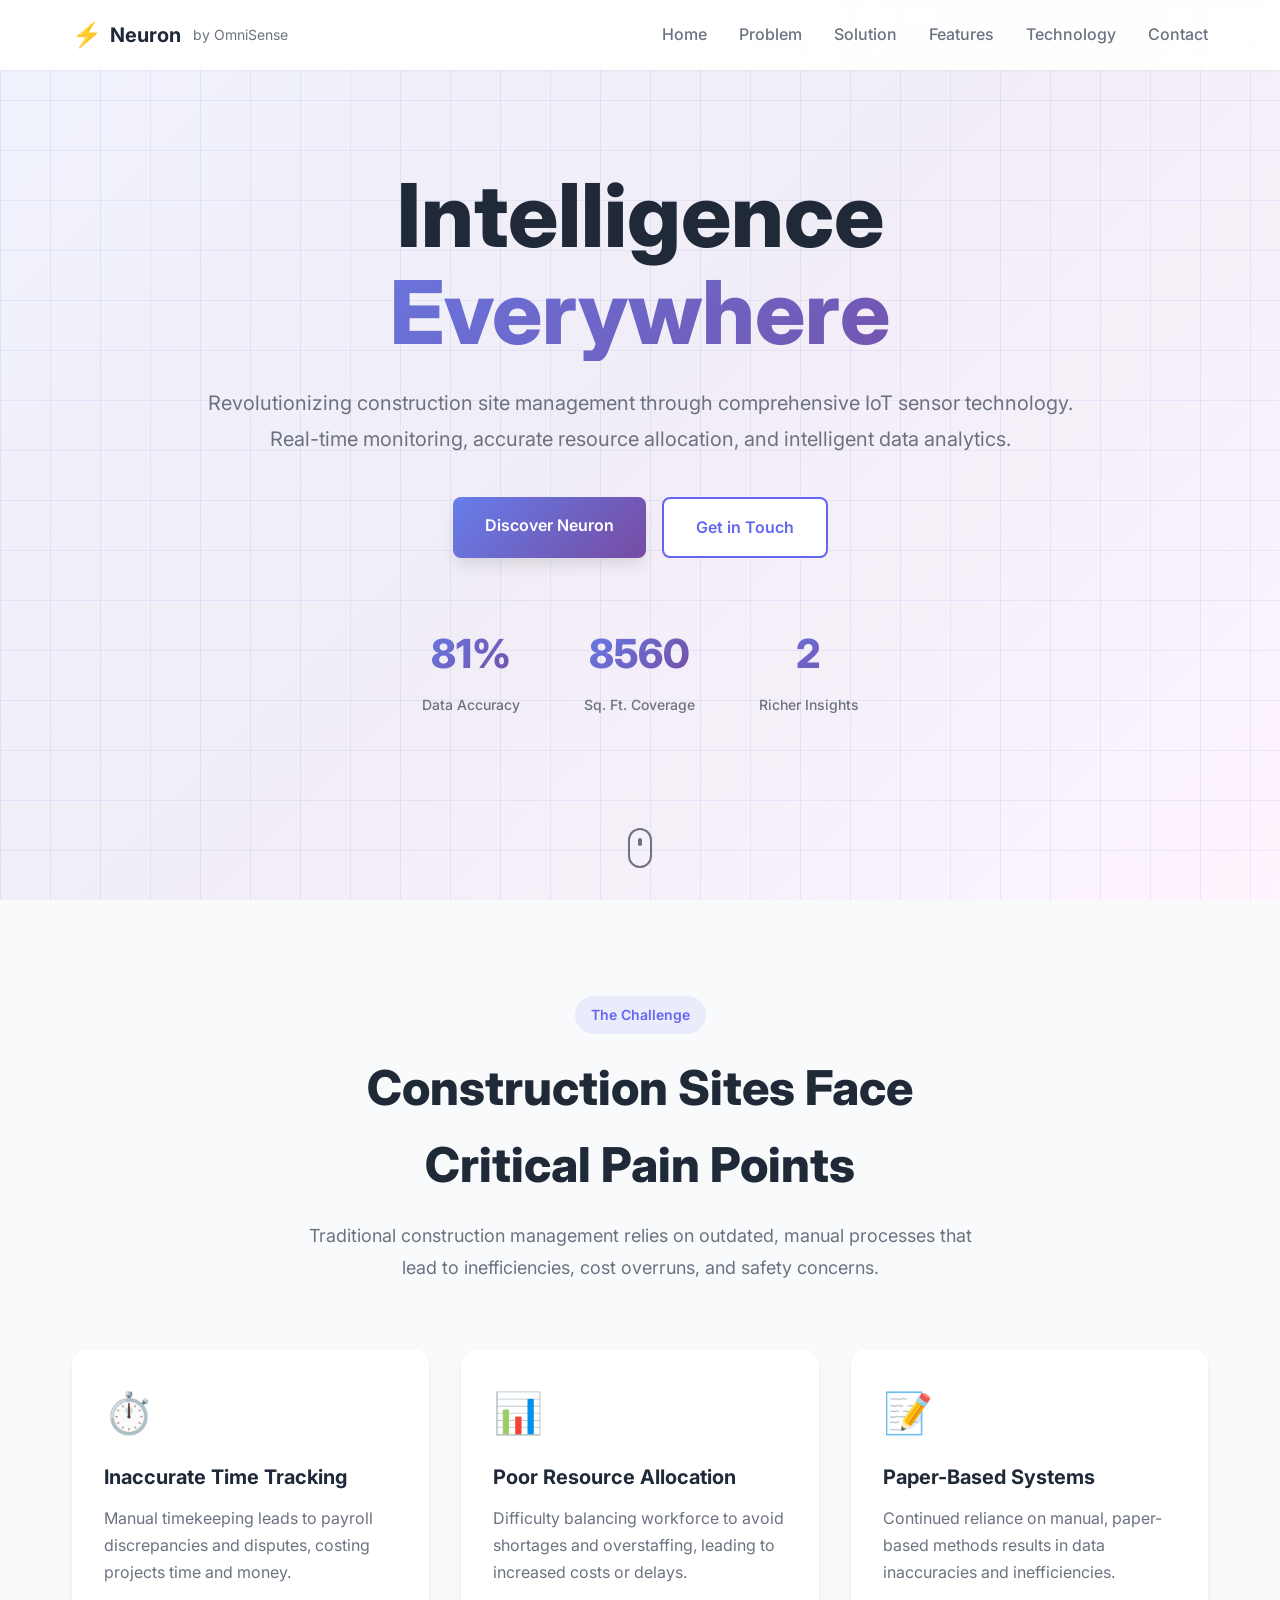
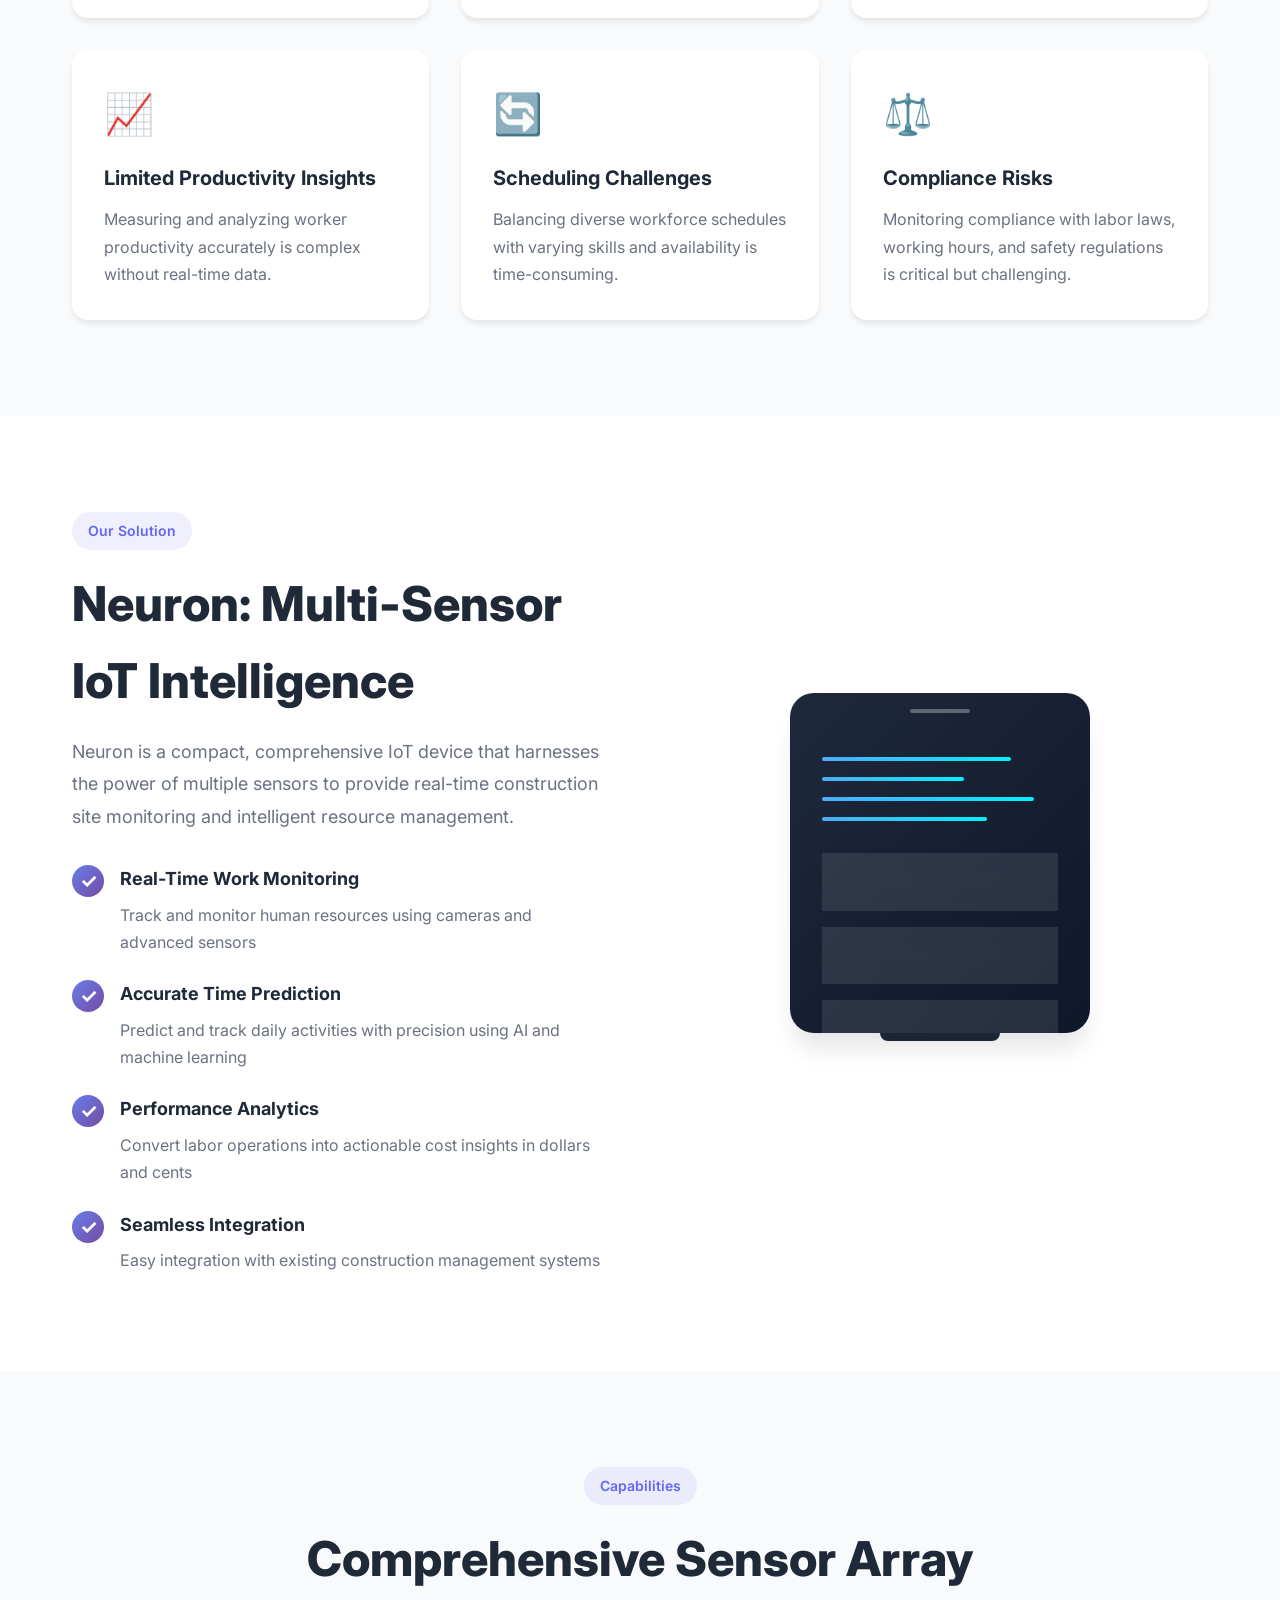
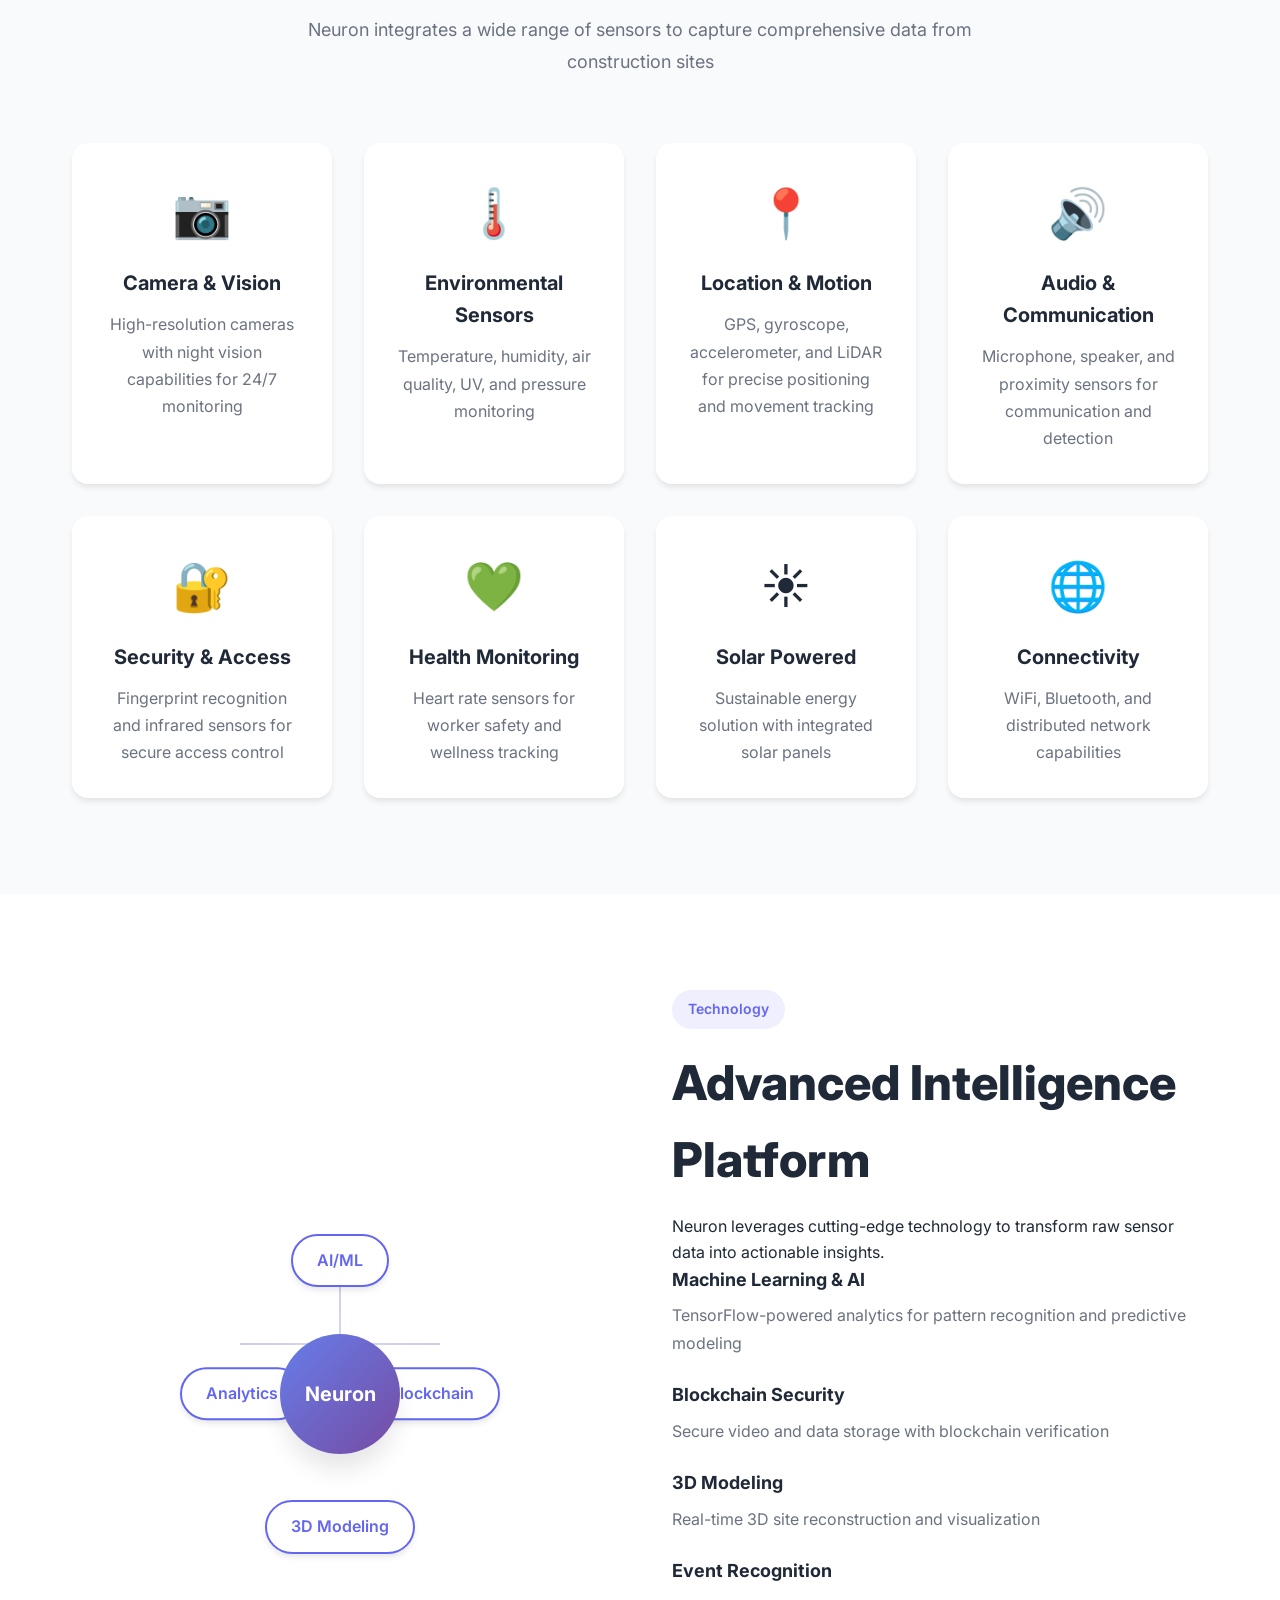
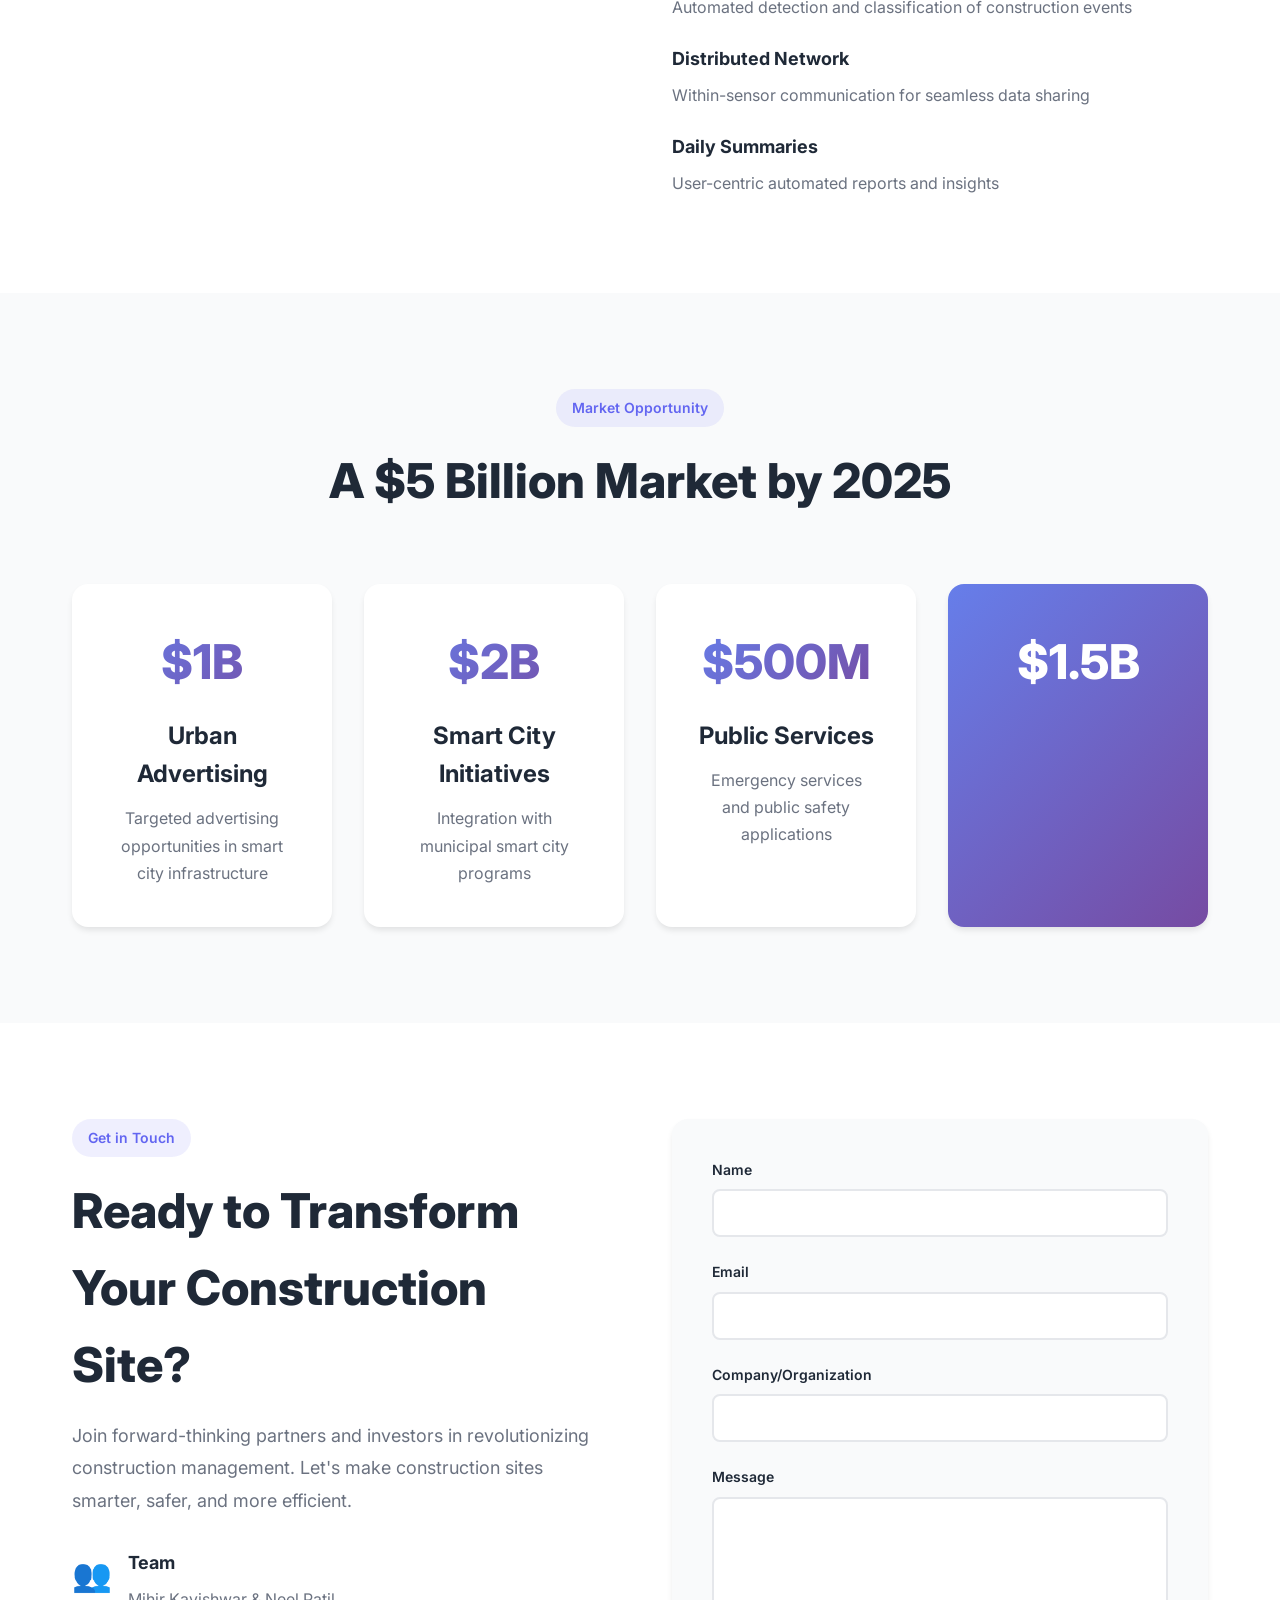
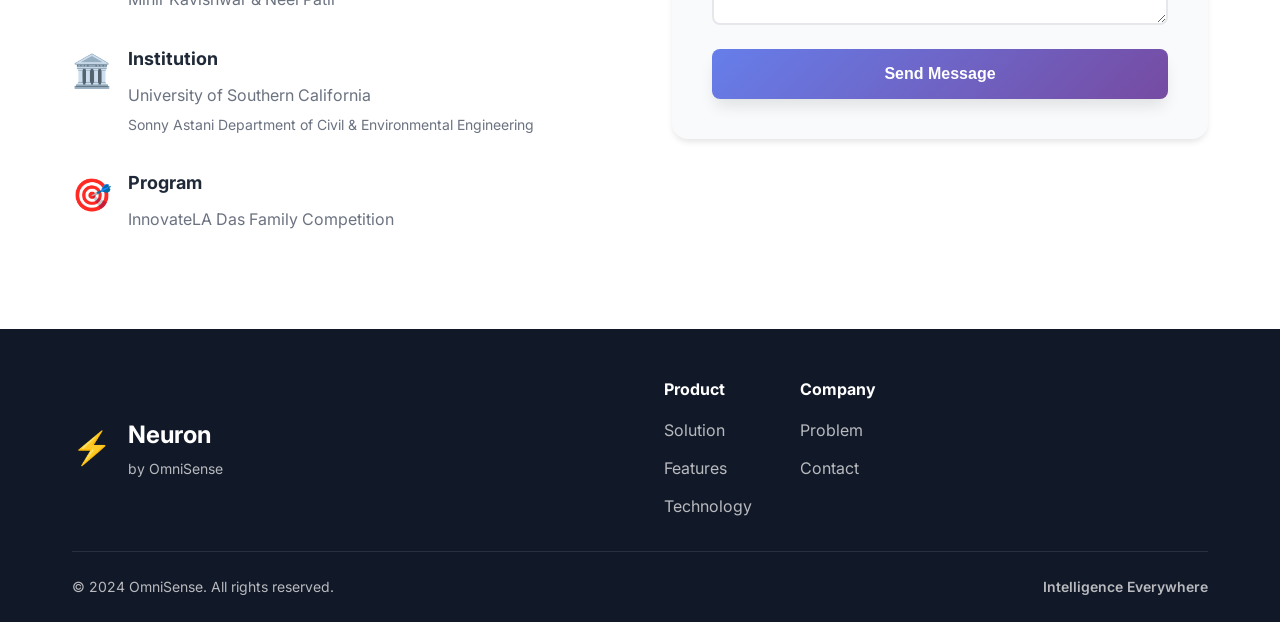
<file: index.html>
<!DOCTYPE html>
<html lang="en">
<head>
    <meta charset="UTF-8">
    <meta name="viewport" content="width=device-width, initial-scale=1.0">
    <title>Neuron by OmniSense | Intelligence Everywhere</title>
    <link rel="stylesheet" href="styles.css">
    <link rel="preconnect" href="https://fonts.googleapis.com">
    <link rel="preconnect" href="https://fonts.gstatic.com" crossorigin>
    <link href="https://fonts.googleapis.com/css2?family=Inter:wght@300;400;500;600;700;800&display=swap" rel="stylesheet">
</head>
<body>
    <!-- Navigation -->
    <nav class="navbar">
        <div class="container">
            <div class="nav-brand">
                <span class="brand-icon">⚡</span>
                <span class="brand-text">Neuron</span>
                <span class="brand-subtitle">by OmniSense</span>
            </div>
            <ul class="nav-menu">
                <li><a href="#home">Home</a></li>
                <li><a href="#problem">Problem</a></li>
                <li><a href="#solution">Solution</a></li>
                <li><a href="#features">Features</a></li>
                <li><a href="#technology">Technology</a></li>
                <li><a href="#contact">Contact</a></li>
            </ul>
            <button class="nav-toggle" aria-label="Toggle navigation">
                <span></span>
                <span></span>
                <span></span>
            </button>
        </div>
    </nav>

    <!-- Hero Section -->
    <section id="home" class="hero">
        <div class="hero-background">
            <div class="gradient-overlay"></div>
            <div class="animated-grid"></div>
        </div>
        <div class="container">
            <div class="hero-content">
                <h1 class="hero-title">
                    <span class="title-line">Intelligence</span>
                    <span class="title-line highlight">Everywhere</span>
                </h1>
                <p class="hero-subtitle">
                    Revolutionizing construction site management through comprehensive IoT sensor technology. 
                    Real-time monitoring, accurate resource allocation, and intelligent data analytics.
                </p>
                <div class="hero-cta">
                    <a href="#solution" class="btn btn-primary">Discover Neuron</a>
                    <a href="#contact" class="btn btn-secondary">Get in Touch</a>
                </div>
                <div class="hero-stats">
                    <div class="stat-item">
                        <div class="stat-number">95%</div>
                        <div class="stat-label">Data Accuracy</div>
                    </div>
                    <div class="stat-item">
                        <div class="stat-number">10,000</div>
                        <div class="stat-label">Sq. Ft. Coverage</div>
                    </div>
                    <div class="stat-item">
                        <div class="stat-number">3x</div>
                        <div class="stat-label">Richer Insights</div>
                    </div>
                </div>
            </div>
        </div>
        <div class="scroll-indicator">
            <div class="mouse"></div>
        </div>
    </section>

    <!-- Problem Section -->
    <section id="problem" class="problem-section">
        <div class="container">
            <div class="section-header">
                <span class="section-tag">The Challenge</span>
                <h2 class="section-title">Construction Sites Face Critical Pain Points</h2>
                <p class="section-description">
                    Traditional construction management relies on outdated, manual processes that lead to inefficiencies, 
                    cost overruns, and safety concerns.
                </p>
            </div>
            <div class="problem-grid">
                <div class="problem-card">
                    <div class="problem-icon">⏱️</div>
                    <h3>Inaccurate Time Tracking</h3>
                    <p>Manual timekeeping leads to payroll discrepancies and disputes, costing projects time and money.</p>
                </div>
                <div class="problem-card">
                    <div class="problem-icon">📊</div>
                    <h3>Poor Resource Allocation</h3>
                    <p>Difficulty balancing workforce to avoid shortages and overstaffing, leading to increased costs or delays.</p>
                </div>
                <div class="problem-card">
                    <div class="problem-icon">📝</div>
                    <h3>Paper-Based Systems</h3>
                    <p>Continued reliance on manual, paper-based methods results in data inaccuracies and inefficiencies.</p>
                </div>
                <div class="problem-card">
                    <div class="problem-icon">📈</div>
                    <h3>Limited Productivity Insights</h3>
                    <p>Measuring and analyzing worker productivity accurately is complex without real-time data.</p>
                </div>
                <div class="problem-card">
                    <div class="problem-icon">🔄</div>
                    <h3>Scheduling Challenges</h3>
                    <p>Balancing diverse workforce schedules with varying skills and availability is time-consuming.</p>
                </div>
                <div class="problem-card">
                    <div class="problem-icon">⚖️</div>
                    <h3>Compliance Risks</h3>
                    <p>Monitoring compliance with labor laws, working hours, and safety regulations is critical but challenging.</p>
                </div>
            </div>
        </div>
    </section>

    <!-- Solution Section -->
    <section id="solution" class="solution-section">
        <div class="container">
            <div class="solution-content">
                <div class="solution-text">
                    <span class="section-tag">Our Solution</span>
                    <h2 class="section-title">Neuron: Multi-Sensor IoT Intelligence</h2>
                    <p class="solution-description">
                        Neuron is a compact, comprehensive IoT device that harnesses the power of multiple sensors 
                        to provide real-time construction site monitoring and intelligent resource management.
                    </p>
                    <div class="solution-features-list">
                        <div class="feature-item">
                            <span class="check-icon">✓</span>
                            <div>
                                <h4>Real-Time Work Monitoring</h4>
                                <p>Track and monitor human resources using cameras and advanced sensors</p>
                            </div>
                        </div>
                        <div class="feature-item">
                            <span class="check-icon">✓</span>
                            <div>
                                <h4>Accurate Time Prediction</h4>
                                <p>Predict and track daily activities with precision using AI and machine learning</p>
                            </div>
                        </div>
                        <div class="feature-item">
                            <span class="check-icon">✓</span>
                            <div>
                                <h4>Performance Analytics</h4>
                                <p>Convert labor operations into actionable cost insights in dollars and cents</p>
                            </div>
                        </div>
                        <div class="feature-item">
                            <span class="check-icon">✓</span>
                            <div>
                                <h4>Seamless Integration</h4>
                                <p>Easy integration with existing construction management systems</p>
                            </div>
                        </div>
                    </div>
                </div>
                <div class="solution-visual">
                    <div class="device-mockup">
                        <div class="device-screen">
                            <div class="screen-content">
                                <div class="data-stream">
                                    <div class="data-point"></div>
                                    <div class="data-point"></div>
                                    <div class="data-point"></div>
                                    <div class="data-point"></div>
                                </div>
                                <div class="metrics-display">
                                    <div class="metric">Workers: 24</div>
                                    <div class="metric">Active: 18</div>
                                    <div class="metric">Efficiency: 87%</div>
                                </div>
                            </div>
                        </div>
                        <div class="device-base"></div>
                    </div>
                </div>
            </div>
        </div>
    </section>

    <!-- Features Section -->
    <section id="features" class="features-section">
        <div class="container">
            <div class="section-header">
                <span class="section-tag">Capabilities</span>
                <h2 class="section-title">Comprehensive Sensor Array</h2>
                <p class="section-description">
                    Neuron integrates a wide range of sensors to capture comprehensive data from construction sites
                </p>
            </div>
            <div class="features-grid">
                <div class="feature-card">
                    <div class="feature-icon">📷</div>
                    <h3>Camera & Vision</h3>
                    <p>High-resolution cameras with night vision capabilities for 24/7 monitoring</p>
                </div>
                <div class="feature-card">
                    <div class="feature-icon">🌡️</div>
                    <h3>Environmental Sensors</h3>
                    <p>Temperature, humidity, air quality, UV, and pressure monitoring</p>
                </div>
                <div class="feature-card">
                    <div class="feature-icon">📍</div>
                    <h3>Location & Motion</h3>
                    <p>GPS, gyroscope, accelerometer, and LiDAR for precise positioning and movement tracking</p>
                </div>
                <div class="feature-card">
                    <div class="feature-icon">🔊</div>
                    <h3>Audio & Communication</h3>
                    <p>Microphone, speaker, and proximity sensors for communication and detection</p>
                </div>
                <div class="feature-card">
                    <div class="feature-icon">🔐</div>
                    <h3>Security & Access</h3>
                    <p>Fingerprint recognition and infrared sensors for secure access control</p>
                </div>
                <div class="feature-card">
                    <div class="feature-icon">💚</div>
                    <h3>Health Monitoring</h3>
                    <p>Heart rate sensors for worker safety and wellness tracking</p>
                </div>
                <div class="feature-card">
                    <div class="feature-icon">☀️</div>
                    <h3>Solar Powered</h3>
                    <p>Sustainable energy solution with integrated solar panels</p>
                </div>
                <div class="feature-card">
                    <div class="feature-icon">🌐</div>
                    <h3>Connectivity</h3>
                    <p>WiFi, Bluetooth, and distributed network capabilities</p>
                </div>
            </div>
        </div>
    </section>

    <!-- Technology Section -->
    <section id="technology" class="technology-section">
        <div class="container">
            <div class="tech-content">
                <div class="tech-visual">
                    <div class="tech-diagram">
                        <div class="diagram-center">
                            <div class="center-node">Neuron</div>
                        </div>
                        <div class="diagram-connections">
                            <div class="connection-line"></div>
                            <div class="connection-line"></div>
                            <div class="connection-line"></div>
                            <div class="connection-line"></div>
                        </div>
                        <div class="diagram-nodes">
                            <div class="node">AI/ML</div>
                            <div class="node">Blockchain</div>
                            <div class="node">3D Modeling</div>
                            <div class="node">Analytics</div>
                        </div>
                    </div>
                </div>
                <div class="tech-text">
                    <span class="section-tag">Technology</span>
                    <h2 class="section-title">Advanced Intelligence Platform</h2>
                    <p class="tech-description">
                        Neuron leverages cutting-edge technology to transform raw sensor data into actionable insights.
                    </p>
                    <div class="tech-list">
                        <div class="tech-item">
                            <h4>Machine Learning & AI</h4>
                            <p>TensorFlow-powered analytics for pattern recognition and predictive modeling</p>
                        </div>
                        <div class="tech-item">
                            <h4>Blockchain Security</h4>
                            <p>Secure video and data storage with blockchain verification</p>
                        </div>
                        <div class="tech-item">
                            <h4>3D Modeling</h4>
                            <p>Real-time 3D site reconstruction and visualization</p>
                        </div>
                        <div class="tech-item">
                            <h4>Event Recognition</h4>
                            <p>Automated detection and classification of construction events</p>
                        </div>
                        <div class="tech-item">
                            <h4>Distributed Network</h4>
                            <p>Within-sensor communication for seamless data sharing</p>
                        </div>
                        <div class="tech-item">
                            <h4>Daily Summaries</h4>
                            <p>User-centric automated reports and insights</p>
                        </div>
                    </div>
                </div>
            </div>
        </div>
    </section>

    <!-- Market Section -->
    <section class="market-section">
        <div class="container">
            <div class="section-header">
                <span class="section-tag">Market Opportunity</span>
                <h2 class="section-title">A $5 Billion Market by 2025</h2>
            </div>
            <div class="market-grid">
                <div class="market-card">
                    <div class="market-value">$1B</div>
                    <h3>Urban Advertising</h3>
                    <p>Targeted advertising opportunities in smart city infrastructure</p>
                </div>
                <div class="market-card">
                    <div class="market-value">$2B</div>
                    <h3>Smart City Initiatives</h3>
                    <p>Integration with municipal smart city programs</p>
                </div>
                <div class="market-card">
                    <div class="market-value">$500M</div>
                    <h3>Public Services</h3>
                    <p>Emergency services and public safety applications</p>
                </div>
                <div class="market-card highlight">
                    <div class="market-value">$1.5B</div>
                    <h3>Construction Tech</h3>
                    <p>Direct construction industry technology solutions</p>
                </div>
            </div>
        </div>
    </section>

    <!-- Contact Section -->
    <section id="contact" class="contact-section">
        <div class="container">
            <div class="contact-content">
                <div class="contact-info">
                    <span class="section-tag">Get in Touch</span>
                    <h2 class="section-title">Ready to Transform Your Construction Site?</h2>
                    <p class="contact-description">
                        Join forward-thinking partners and investors in revolutionizing construction management. 
                        Let's make construction sites smarter, safer, and more efficient.
                    </p>
                    <div class="contact-details">
                        <div class="contact-item">
                            <div class="contact-icon">👥</div>
                            <div>
                                <h4>Team</h4>
                                <p>Mihir Kavishwar & Neel Patil</p>
                            </div>
                        </div>
                        <div class="contact-item">
                            <div class="contact-icon">🏛️</div>
                            <div>
                                <h4>Institution</h4>
                                <p>University of Southern California</p>
                                <p class="sub-text">Sonny Astani Department of Civil & Environmental Engineering</p>
                            </div>
                        </div>
                        <div class="contact-item">
                            <div class="contact-icon">🎯</div>
                            <div>
                                <h4>Program</h4>
                                <p>InnovateLA Das Family Competition</p>
                            </div>
                        </div>
                    </div>
                </div>
                <div class="contact-form-container">
                    <form class="contact-form" id="contactForm">
                        <div class="form-group">
                            <label for="name">Name</label>
                            <input type="text" id="name" name="name" required>
                        </div>
                        <div class="form-group">
                            <label for="email">Email</label>
                            <input type="email" id="email" name="email" required>
                        </div>
                        <div class="form-group">
                            <label for="company">Company/Organization</label>
                            <input type="text" id="company" name="company">
                        </div>
                        <div class="form-group">
                            <label for="message">Message</label>
                            <textarea id="message" name="message" rows="5" required></textarea>
                        </div>
                        <button type="submit" class="btn btn-primary btn-full">Send Message</button>
                    </form>
                </div>
            </div>
        </div>
    </section>

    <!-- Footer -->
    <footer class="footer">
        <div class="container">
            <div class="footer-content">
                <div class="footer-brand">
                    <div class="brand-icon">⚡</div>
                    <div>
                        <h3>Neuron</h3>
                        <p>by OmniSense</p>
                    </div>
                </div>
                <div class="footer-links">
                    <div class="footer-column">
                        <h4>Product</h4>
                        <ul>
                            <li><a href="#solution">Solution</a></li>
                            <li><a href="#features">Features</a></li>
                            <li><a href="#technology">Technology</a></li>
                        </ul>
                    </div>
                    <div class="footer-column">
                        <h4>Company</h4>
                        <ul>
                            <li><a href="#problem">Problem</a></li>
                            <li><a href="#contact">Contact</a></li>
                        </ul>
                    </div>
                </div>
            </div>
            <div class="footer-bottom">
                <p>&copy; 2024 OmniSense. All rights reserved.</p>
                <p class="footer-tagline">Intelligence Everywhere</p>
            </div>
        </div>
    </footer>

    <script src="script.js"></script>
</body>
</html>
</file>
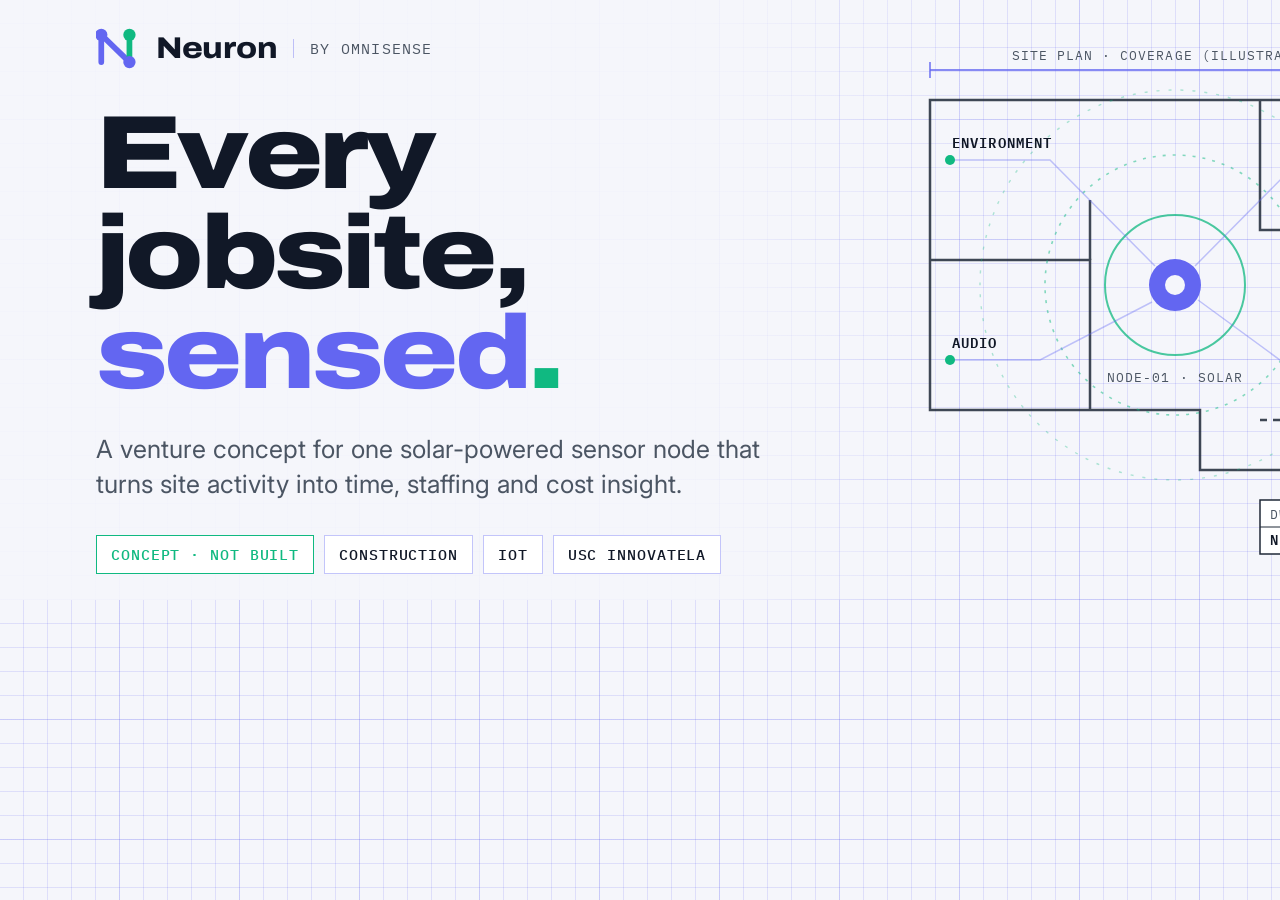
<file: .github/assets/source/banner.html>
<!doctype html>
<html><head><meta charset="utf-8">
<title>Neuron banner</title>
<link href="https://fonts.googleapis.com/css2?family=Archivo:wdth,wght@100..125,500..900&family=IBM+Plex+Mono:wght@400;500;600&family=Inter:wght@400;500&display=swap" rel="stylesheet">
<style>
/* Neuron identity: site blueprint. Brand colors from the live site's :root and the logo. */
:root{
  --paper:#f5f6fb; --ink:#111827; --muted:#4b5563; --line:rgba(99,102,241,.16); --line2:rgba(99,102,241,.38);
  --indigo:#6366f1; --indigo-d:#4f46e5; --emerald:#10b981; --chip:#ffffff; --plan:#1f2937;
}
@media (prefers-color-scheme: dark){:root{
  --paper:#0e1324; --ink:#f3f4f6; --muted:#a5adbd; --line:rgba(129,140,248,.13); --line2:rgba(129,140,248,.42);
  --indigo:#818cf8; --indigo-d:#a5b4fc; --emerald:#34d399; --chip:#151c33; --plan:#c7cdf5;
}}
*{margin:0;padding:0;box-sizing:border-box}
html,body{width:1600px;height:600px;overflow:hidden}
body{background:var(--paper);color:var(--ink);font-family:Inter,sans-serif;position:relative;
  background-image:linear-gradient(var(--line) 1px,transparent 1px),linear-gradient(90deg,var(--line) 1px,transparent 1px),
  linear-gradient(var(--line) 1px,transparent 1px),linear-gradient(90deg,var(--line) 1px,transparent 1px);
  background-size:120px 120px,120px 120px,24px 24px,24px 24px;background-position:-1px -1px;}
body::after{content:"";position:absolute;inset:0;background:linear-gradient(90deg,var(--paper) 0%,var(--paper) 44%,transparent 62%);opacity:.92}
.left{position:absolute;left:96px;top:0;bottom:0;width:780px;display:flex;flex-direction:column;justify-content:center;z-index:2}
.brand{display:flex;align-items:center;gap:16px;margin-bottom:34px}
.brand b{font-family:Archivo;font-weight:800;font-stretch:112%;font-size:30px;letter-spacing:-.01em}
.brand span{font-family:'IBM Plex Mono';font-size:15px;color:var(--muted);letter-spacing:.08em;text-transform:uppercase;border-left:1.5px solid var(--line2);padding-left:16px}
h1{font-family:Archivo;font-weight:850;font-stretch:118%;font-size:104px;line-height:.96;letter-spacing:-.035em}
h1 em{font-style:normal;color:var(--indigo)}
h1 em i{font-style:normal;color:var(--emerald)}
p{margin-top:28px;font-size:25px;line-height:1.42;color:var(--muted);max-width:690px}
.tags{display:flex;gap:10px;margin-top:32px}
.tags span{font-family:'IBM Plex Mono';font-size:15px;font-weight:500;letter-spacing:.06em;text-transform:uppercase;padding:9px 14px;border:1.5px solid var(--line2);background:var(--chip);color:var(--ink)}
.tags span:first-child{border-color:var(--emerald);color:var(--emerald)}
svg.plan{position:absolute;right:40px;top:30px;width:720px;height:540px;z-index:1}
.plan text{font-family:'IBM Plex Mono';font-size:13px;letter-spacing:.08em;fill:var(--muted)}
.plan .lbl{font-size:14px;font-weight:600;fill:var(--ink)}
</style></head>
<body>
<div class="left">
  <div class="brand">
    <svg width="44" height="44" viewBox="0 0 100 100" aria-hidden="true">
      <path d="M12 82V20L76 82" fill="none" stroke="var(--indigo)" stroke-width="13" stroke-linecap="round" stroke-linejoin="round"/>
      <path d="M76 20V70" stroke="var(--emerald)" stroke-width="13" stroke-linecap="round"/>
      <circle cx="12" cy="20" r="14" fill="var(--indigo)"/><circle cx="76" cy="20" r="14" fill="var(--emerald)"/><circle cx="76" cy="82" r="14" fill="var(--indigo)"/>
    </svg>
    <b>Neuron</b><span>by OmniSense</span>
  </div>
  <h1>Every jobsite,<br><em>sensed<i>.</i></em></h1>
  <p>A venture concept for one solar-powered sensor node that turns site activity into time, staffing and cost insight.</p>
  <div class="tags"><span>Concept · not built</span><span>Construction</span><span>IoT</span><span>USC InnovateLA</span></div>
</div>

<svg class="plan" viewBox="0 0 720 540" aria-hidden="true">
  <!-- site plan outline -->
  <g fill="none" stroke="var(--plan)" stroke-width="2.5" opacity=".85">
    <path d="M90 70H640V440H360V380H90Z"/>
    <path d="M90 230H250V380" /><path d="M420 70V200H640"/><path d="M250 230V170" />
    <path d="M420 390H520V440" stroke-dasharray="7 6"/>
  </g>
  <!-- dimension lines -->
  <g stroke="var(--indigo)" stroke-width="1.4" fill="var(--indigo)">
    <path d="M90 40H640"/><path d="M90 32V48M640 32V48"/>
    <path d="M672 70V440"/><path d="M664 70H680M664 440H680"/>
  </g>
  <text x="330" y="30" text-anchor="middle">SITE PLAN · COVERAGE (ILLUSTRATIVE)</text>
  <!-- coverage rings -->
  <g fill="none" stroke="var(--emerald)">
    <circle cx="335" cy="255" r="70" stroke-width="2" opacity=".75"/>
    <circle cx="335" cy="255" r="130" stroke-width="1.6" opacity=".5" stroke-dasharray="3 7"/>
    <circle cx="335" cy="255" r="195" stroke-width="1.4" opacity=".32" stroke-dasharray="3 9"/>
  </g>
  <!-- node -->
  <circle cx="335" cy="255" r="26" fill="var(--indigo)"/>
  <circle cx="335" cy="255" r="10" fill="var(--paper)"/>
  <!-- callouts -->
  <g stroke="var(--line2)" stroke-width="1.5" fill="none">
    <path d="M355 236L450 140H560"/><path d="M315 236L210 130H110"/>
    <path d="M358 270L470 352H590"/><path d="M312 272L200 330H110"/>
  </g>
  <g fill="var(--emerald)"><circle cx="560" cy="140" r="5"/><circle cx="110" cy="130" r="5"/><circle cx="590" cy="352" r="5"/><circle cx="110" cy="330" r="5"/></g>
  <text class="lbl" x="462" y="128">CAMERA · VISION</text>
  <text class="lbl" x="112" y="118">ENVIRONMENT</text>
  <text class="lbl" x="478" y="340">MOTION · ACCESS</text>
  <text class="lbl" x="112" y="318">AUDIO</text>
  <text x="335" y="352" text-anchor="middle">NODE-01 · SOLAR</text>
  <!-- title block -->
  <g transform="translate(420 470)">
    <rect width="250" height="54" fill="var(--chip)" stroke="var(--plan)" stroke-width="1.5"/>
    <path d="M0 27H250M120 0V54" stroke="var(--plan)" stroke-width="1"/>
    <text x="10" y="19">DWG</text><text class="lbl" x="10" y="45">NEURON-01</text>
    <text x="130" y="19">STATUS</text><text class="lbl" x="130" y="45" style="fill:var(--emerald)">CONCEPT</text>
  </g>
</svg>
</body></html>
</file>
<file: styles.css>
/* Reset and Base Styles */
* {
    margin: 0;
    padding: 0;
    box-sizing: border-box;
}

:root {
    --primary-color: #6366f1;
    --primary-dark: #4f46e5;
    --primary-light: #818cf8;
    --secondary-color: #10b981;
    --text-primary: #1f2937;
    --text-secondary: #6b7280;
    --text-light: #9ca3af;
    --bg-primary: #ffffff;
    --bg-secondary: #f9fafb;
    --bg-dark: #111827;
    --border-color: #e5e7eb;
    --gradient-1: linear-gradient(135deg, #667eea 0%, #764ba2 100%);
    --gradient-2: linear-gradient(135deg, #f093fb 0%, #f5576c 100%);
    --gradient-3: linear-gradient(135deg, #4facfe 0%, #00f2fe 100%);
    --shadow-sm: 0 1px 2px 0 rgba(0, 0, 0, 0.05);
    --shadow-md: 0 4px 6px -1px rgba(0, 0, 0, 0.1);
    --shadow-lg: 0 10px 15px -3px rgba(0, 0, 0, 0.1);
    --shadow-xl: 0 20px 25px -5px rgba(0, 0, 0, 0.1);
}

html {
    scroll-behavior: smooth;
}

body {
    font-family: 'Inter', -apple-system, BlinkMacSystemFont, 'Segoe UI', Roboto, sans-serif;
    color: var(--text-primary);
    line-height: 1.6;
    overflow-x: hidden;
}

.container {
    max-width: 1200px;
    margin: 0 auto;
    padding: 0 2rem;
}

/* Navigation */
.navbar {
    position: fixed;
    top: 0;
    left: 0;
    right: 0;
    background: rgba(255, 255, 255, 0.95);
    backdrop-filter: blur(10px);
    box-shadow: var(--shadow-sm);
    z-index: 1000;
    transition: all 0.3s ease;
}

.navbar .container {
    display: flex;
    justify-content: space-between;
    align-items: center;
    padding: 1rem 2rem;
}

.nav-brand {
    display: flex;
    align-items: center;
    gap: 0.5rem;
    font-weight: 700;
    font-size: 1.25rem;
    color: var(--text-primary);
}

.brand-icon {
    font-size: 1.5rem;
}

.brand-subtitle {
    font-size: 0.875rem;
    font-weight: 400;
    color: var(--text-secondary);
    margin-left: 0.25rem;
}

.nav-menu {
    display: flex;
    list-style: none;
    gap: 2rem;
    align-items: center;
}

.nav-menu a {
    text-decoration: none;
    color: var(--text-secondary);
    font-weight: 500;
    transition: color 0.3s ease;
    position: relative;
}

.nav-menu a::after {
    content: '';
    position: absolute;
    bottom: -4px;
    left: 0;
    width: 0;
    height: 2px;
    background: var(--primary-color);
    transition: width 0.3s ease;
}

.nav-menu a:hover {
    color: var(--primary-color);
}

.nav-menu a:hover::after {
    width: 100%;
}

.nav-toggle {
    display: none;
    flex-direction: column;
    gap: 4px;
    background: none;
    border: none;
    cursor: pointer;
    padding: 0.5rem;
}

.nav-toggle span {
    width: 24px;
    height: 2px;
    background: var(--text-primary);
    transition: all 0.3s ease;
}

/* Hero Section */
.hero {
    position: relative;
    min-height: 100vh;
    display: flex;
    align-items: center;
    justify-content: center;
    overflow: hidden;
    padding-top: 80px;
}

.hero-background {
    position: absolute;
    top: 0;
    left: 0;
    right: 0;
    bottom: 0;
    z-index: -1;
}

.gradient-overlay {
    position: absolute;
    top: 0;
    left: 0;
    right: 0;
    bottom: 0;
    background: linear-gradient(135deg, #667eea 0%, #764ba2 50%, #f093fb 100%);
    opacity: 0.1;
}

.animated-grid {
    position: absolute;
    top: 0;
    left: 0;
    right: 0;
    bottom: 0;
    background-image: 
        linear-gradient(rgba(99, 102, 241, 0.1) 1px, transparent 1px),
        linear-gradient(90deg, rgba(99, 102, 241, 0.1) 1px, transparent 1px);
    background-size: 50px 50px;
    animation: gridMove 20s linear infinite;
}

@keyframes gridMove {
    0% { transform: translate(0, 0); }
    100% { transform: translate(50px, 50px); }
}

.hero-content {
    text-align: center;
    max-width: 900px;
    margin: 0 auto;
    z-index: 1;
}

.hero-title {
    font-size: clamp(3rem, 8vw, 5.5rem);
    font-weight: 800;
    line-height: 1.1;
    margin-bottom: 1.5rem;
    color: var(--text-primary);
}

.title-line {
    display: block;
    animation: fadeInUp 0.8s ease forwards;
    opacity: 0;
}

.title-line:nth-child(2) {
    animation-delay: 0.2s;
}

.highlight {
    background: var(--gradient-1);
    -webkit-background-clip: text;
    -webkit-text-fill-color: transparent;
    background-clip: text;
}

@keyframes fadeInUp {
    from {
        opacity: 0;
        transform: translateY(30px);
    }
    to {
        opacity: 1;
        transform: translateY(0);
    }
}

.hero-subtitle {
    font-size: 1.25rem;
    color: var(--text-secondary);
    margin-bottom: 2.5rem;
    line-height: 1.8;
    animation: fadeInUp 0.8s ease 0.4s forwards;
    opacity: 0;
}

.hero-cta {
    display: flex;
    gap: 1rem;
    justify-content: center;
    margin-bottom: 4rem;
    flex-wrap: wrap;
    animation: fadeInUp 0.8s ease 0.6s forwards;
    opacity: 0;
}

.btn {
    padding: 1rem 2rem;
    border-radius: 0.5rem;
    font-weight: 600;
    text-decoration: none;
    transition: all 0.3s ease;
    display: inline-block;
    border: none;
    cursor: pointer;
    font-size: 1rem;
}

.btn-primary {
    background: var(--gradient-1);
    color: white;
    box-shadow: var(--shadow-lg);
}

.btn-primary:hover {
    transform: translateY(-2px);
    box-shadow: var(--shadow-xl);
}

.btn-secondary {
    background: white;
    color: var(--primary-color);
    border: 2px solid var(--primary-color);
}

.btn-secondary:hover {
    background: var(--primary-color);
    color: white;
    transform: translateY(-2px);
}

.btn-full {
    width: 100%;
}

.hero-stats {
    display: flex;
    justify-content: center;
    gap: 4rem;
    flex-wrap: wrap;
    animation: fadeInUp 0.8s ease 0.8s forwards;
    opacity: 0;
}

.stat-item {
    text-align: center;
}

.stat-number {
    font-size: 2.5rem;
    font-weight: 800;
    background: var(--gradient-1);
    -webkit-background-clip: text;
    -webkit-text-fill-color: transparent;
    background-clip: text;
    margin-bottom: 0.5rem;
}

.stat-label {
    color: var(--text-secondary);
    font-size: 0.875rem;
    font-weight: 500;
}

.scroll-indicator {
    position: absolute;
    bottom: 2rem;
    left: 50%;
    transform: translateX(-50%);
    animation: bounce 2s infinite;
}

.mouse {
    width: 24px;
    height: 40px;
    border: 2px solid var(--text-secondary);
    border-radius: 12px;
    position: relative;
}

.mouse::before {
    content: '';
    position: absolute;
    top: 8px;
    left: 50%;
    transform: translateX(-50%);
    width: 4px;
    height: 8px;
    background: var(--text-secondary);
    border-radius: 2px;
    animation: scroll 2s infinite;
}

@keyframes bounce {
    0%, 100% { transform: translateX(-50%) translateY(0); }
    50% { transform: translateX(-50%) translateY(10px); }
}

@keyframes scroll {
    0% { opacity: 1; transform: translateX(-50%) translateY(0); }
    100% { opacity: 0; transform: translateX(-50%) translateY(16px); }
}

/* Section Styles */
section {
    padding: 6rem 0;
}

.section-header {
    text-align: center;
    max-width: 700px;
    margin: 0 auto 4rem;
}

.section-tag {
    display: inline-block;
    padding: 0.5rem 1rem;
    background: rgba(99, 102, 241, 0.1);
    color: var(--primary-color);
    border-radius: 2rem;
    font-size: 0.875rem;
    font-weight: 600;
    margin-bottom: 1rem;
}

.section-title {
    font-size: clamp(2rem, 5vw, 3rem);
    font-weight: 800;
    margin-bottom: 1rem;
    color: var(--text-primary);
}

.section-description {
    font-size: 1.125rem;
    color: var(--text-secondary);
    line-height: 1.8;
}

/* Problem Section */
.problem-section {
    background: var(--bg-secondary);
}

.problem-grid {
    display: grid;
    grid-template-columns: repeat(auto-fit, minmax(300px, 1fr));
    gap: 2rem;
}

.problem-card {
    background: white;
    padding: 2rem;
    border-radius: 1rem;
    box-shadow: var(--shadow-md);
    transition: all 0.3s ease;
}

.problem-card:hover {
    transform: translateY(-5px);
    box-shadow: var(--shadow-xl);
}

.problem-icon {
    font-size: 2.5rem;
    margin-bottom: 1rem;
}

.problem-card h3 {
    font-size: 1.25rem;
    font-weight: 700;
    margin-bottom: 0.75rem;
    color: var(--text-primary);
}

.problem-card p {
    color: var(--text-secondary);
    line-height: 1.7;
}

/* Solution Section */
.solution-section {
    background: white;
}

.solution-content {
    display: grid;
    grid-template-columns: 1fr 1fr;
    gap: 4rem;
    align-items: center;
}

.solution-text {
    text-align: left;
}

.solution-description {
    font-size: 1.125rem;
    color: var(--text-secondary);
    margin-bottom: 2rem;
    line-height: 1.8;
}

.solution-features-list {
    display: flex;
    flex-direction: column;
    gap: 1.5rem;
}

.feature-item {
    display: flex;
    gap: 1rem;
    align-items: flex-start;
}

.check-icon {
    flex-shrink: 0;
    width: 32px;
    height: 32px;
    background: var(--gradient-1);
    color: white;
    border-radius: 50%;
    display: flex;
    align-items: center;
    justify-content: center;
    font-weight: 700;
    font-size: 1.25rem;
}

.feature-item h4 {
    font-size: 1.125rem;
    font-weight: 700;
    margin-bottom: 0.5rem;
    color: var(--text-primary);
}

.feature-item p {
    color: var(--text-secondary);
    line-height: 1.7;
}

.solution-visual {
    display: flex;
    justify-content: center;
    align-items: center;
}

.device-mockup {
    position: relative;
    width: 300px;
    height: 400px;
}

.device-screen {
    width: 100%;
    height: 85%;
    background: linear-gradient(135deg, #1e293b 0%, #0f172a 100%);
    border-radius: 1.5rem;
    padding: 2rem;
    box-shadow: var(--shadow-xl);
    position: relative;
    overflow: hidden;
}

.device-screen::before {
    content: '';
    position: absolute;
    top: 1rem;
    left: 50%;
    transform: translateX(-50%);
    width: 60px;
    height: 4px;
    background: rgba(255, 255, 255, 0.3);
    border-radius: 2px;
}

.screen-content {
    margin-top: 2rem;
}

.data-stream {
    display: flex;
    flex-direction: column;
    gap: 1rem;
    margin-bottom: 2rem;
}

.data-point {
    height: 4px;
    background: var(--gradient-3);
    border-radius: 2px;
    animation: pulse 2s ease-in-out infinite;
}

.data-point:nth-child(1) { width: 80%; animation-delay: 0s; }
.data-point:nth-child(2) { width: 60%; animation-delay: 0.3s; }
.data-point:nth-child(3) { width: 90%; animation-delay: 0.6s; }
.data-point:nth-child(4) { width: 70%; animation-delay: 0.9s; }

@keyframes pulse {
    0%, 100% { opacity: 0.6; }
    50% { opacity: 1; }
}

.metrics-display {
    display: flex;
    flex-direction: column;
    gap: 1rem;
}

.metric {
    padding: 1rem;
    background: rgba(255, 255, 255, 0.1);
    border-radius: 0.5rem;
    color: white;
    font-weight: 600;
    backdrop-filter: blur(10px);
}

.device-base {
    width: 120px;
    height: 8px;
    background: #1e293b;
    border-radius: 0 0 0.5rem 0.5rem;
    margin: 0 auto;
}

/* Features Section */
.features-section {
    background: var(--bg-secondary);
}

.features-grid {
    display: grid;
    grid-template-columns: repeat(auto-fit, minmax(250px, 1fr));
    gap: 2rem;
}

.feature-card {
    background: white;
    padding: 2rem;
    border-radius: 1rem;
    text-align: center;
    box-shadow: var(--shadow-md);
    transition: all 0.3s ease;
}

.feature-card:hover {
    transform: translateY(-5px);
    box-shadow: var(--shadow-xl);
}

.feature-icon {
    font-size: 3rem;
    margin-bottom: 1rem;
}

.feature-card h3 {
    font-size: 1.25rem;
    font-weight: 700;
    margin-bottom: 0.75rem;
    color: var(--text-primary);
}

.feature-card p {
    color: var(--text-secondary);
    line-height: 1.7;
}

/* Technology Section */
.technology-section {
    background: white;
}

.tech-content {
    display: grid;
    grid-template-columns: 1fr 1fr;
    gap: 4rem;
    align-items: center;
}

.tech-visual {
    display: flex;
    justify-content: center;
    align-items: center;
}

.tech-diagram {
    position: relative;
    width: 400px;
    height: 400px;
}

.diagram-center {
    position: absolute;
    top: 50%;
    left: 50%;
    transform: translate(-50%, -50%);
    width: 120px;
    height: 120px;
    background: var(--gradient-1);
    border-radius: 50%;
    display: flex;
    align-items: center;
    justify-content: center;
    color: white;
    font-weight: 700;
    font-size: 1.25rem;
    box-shadow: var(--shadow-xl);
    z-index: 2;
}

.center-node {
    animation: pulse 2s ease-in-out infinite;
}

.diagram-connections {
    position: absolute;
    top: 0;
    left: 0;
    right: 0;
    bottom: 0;
}

.connection-line {
    position: absolute;
    width: 2px;
    height: 100px;
    background: var(--gradient-1);
    top: 50%;
    left: 50%;
    transform-origin: top center;
    opacity: 0.3;
}

.connection-line:nth-child(1) {
    transform: translate(-50%, -50%) rotate(0deg);
}

.connection-line:nth-child(2) {
    transform: translate(-50%, -50%) rotate(90deg);
}

.connection-line:nth-child(3) {
    transform: translate(-50%, -50%) rotate(180deg);
}

.connection-line:nth-child(4) {
    transform: translate(-50%, -50%) rotate(270deg);
}

.diagram-nodes {
    position: absolute;
    top: 0;
    left: 0;
    right: 0;
    bottom: 0;
}

.node {
    position: absolute;
    padding: 0.75rem 1.5rem;
    background: white;
    border: 2px solid var(--primary-color);
    border-radius: 2rem;
    font-weight: 600;
    color: var(--primary-color);
    box-shadow: var(--shadow-md);
}

.node:nth-child(1) {
    top: 10%;
    left: 50%;
    transform: translateX(-50%);
}

.node:nth-child(2) {
    right: 10%;
    top: 50%;
    transform: translateY(-50%);
}

.node:nth-child(3) {
    bottom: 10%;
    left: 50%;
    transform: translateX(-50%);
}

.node:nth-child(4) {
    left: 10%;
    top: 50%;
    transform: translateY(-50%);
}

.tech-list {
    display: flex;
    flex-direction: column;
    gap: 1.5rem;
}

.tech-item h4 {
    font-size: 1.125rem;
    font-weight: 700;
    margin-bottom: 0.5rem;
    color: var(--text-primary);
}

.tech-item p {
    color: var(--text-secondary);
    line-height: 1.7;
}

/* Market Section */
.market-section {
    background: var(--bg-secondary);
}

.market-grid {
    display: grid;
    grid-template-columns: repeat(auto-fit, minmax(250px, 1fr));
    gap: 2rem;
}

.market-card {
    background: white;
    padding: 2.5rem;
    border-radius: 1rem;
    text-align: center;
    box-shadow: var(--shadow-md);
    transition: all 0.3s ease;
}

.market-card:hover {
    transform: translateY(-5px);
    box-shadow: var(--shadow-xl);
}

.market-card.highlight {
    background: var(--gradient-1);
    color: white;
}

.market-card.highlight h3,
.market-card.highlight p {
    color: white;
}

.market-value {
    font-size: 3rem;
    font-weight: 800;
    margin-bottom: 1rem;
    background: var(--gradient-1);
    -webkit-background-clip: text;
    -webkit-text-fill-color: transparent;
    background-clip: text;
}

.market-card.highlight .market-value {
    color: white;
    -webkit-text-fill-color: white;
}

.market-card h3 {
    font-size: 1.5rem;
    font-weight: 700;
    margin-bottom: 0.75rem;
    color: var(--text-primary);
}

.market-card p {
    color: var(--text-secondary);
    line-height: 1.7;
}

/* Contact Section */
.contact-section {
    background: white;
}

.contact-content {
    display: grid;
    grid-template-columns: 1fr 1fr;
    gap: 4rem;
    align-items: start;
}

.contact-description {
    font-size: 1.125rem;
    color: var(--text-secondary);
    margin-bottom: 2rem;
    line-height: 1.8;
}

.contact-details {
    display: flex;
    flex-direction: column;
    gap: 2rem;
}

.contact-item {
    display: flex;
    gap: 1rem;
    align-items: flex-start;
}

.contact-icon {
    font-size: 2rem;
    flex-shrink: 0;
}

.contact-item h4 {
    font-size: 1.125rem;
    font-weight: 700;
    margin-bottom: 0.5rem;
    color: var(--text-primary);
}

.contact-item p {
    color: var(--text-secondary);
    line-height: 1.7;
}

.sub-text {
    font-size: 0.875rem;
    color: var(--text-light);
    margin-top: 0.25rem;
}

.contact-form-container {
    background: var(--bg-secondary);
    padding: 2.5rem;
    border-radius: 1rem;
    box-shadow: var(--shadow-md);
}

.contact-form {
    display: flex;
    flex-direction: column;
    gap: 1.5rem;
}

.form-group {
    display: flex;
    flex-direction: column;
    gap: 0.5rem;
}

.form-group label {
    font-weight: 600;
    color: var(--text-primary);
    font-size: 0.875rem;
}

.form-group input,
.form-group textarea {
    padding: 0.75rem 1rem;
    border: 2px solid var(--border-color);
    border-radius: 0.5rem;
    font-family: inherit;
    font-size: 1rem;
    transition: all 0.3s ease;
    background: white;
}

.form-group input:focus,
.form-group textarea:focus {
    outline: none;
    border-color: var(--primary-color);
    box-shadow: 0 0 0 3px rgba(99, 102, 241, 0.1);
}

.form-group textarea {
    resize: vertical;
}

/* Footer */
.footer {
    background: var(--bg-dark);
    color: white;
    padding: 3rem 0 1.5rem;
}

.footer-content {
    display: grid;
    grid-template-columns: 1fr 1fr;
    gap: 3rem;
    margin-bottom: 2rem;
}

.footer-brand {
    display: flex;
    gap: 1rem;
    align-items: center;
}

.footer-brand .brand-icon {
    font-size: 2rem;
}

.footer-brand h3 {
    font-size: 1.5rem;
    font-weight: 700;
    margin-bottom: 0.25rem;
}

.footer-brand p {
    color: rgba(255, 255, 255, 0.7);
    font-size: 0.875rem;
}

.footer-links {
    display: flex;
    gap: 3rem;
}

.footer-column h4 {
    font-size: 1rem;
    font-weight: 700;
    margin-bottom: 1rem;
}

.footer-column ul {
    list-style: none;
    display: flex;
    flex-direction: column;
    gap: 0.75rem;
}

.footer-column a {
    color: rgba(255, 255, 255, 0.7);
    text-decoration: none;
    transition: color 0.3s ease;
}

.footer-column a:hover {
    color: white;
}

.footer-bottom {
    border-top: 1px solid rgba(255, 255, 255, 0.1);
    padding-top: 1.5rem;
    display: flex;
    justify-content: space-between;
    align-items: center;
    flex-wrap: wrap;
    gap: 1rem;
}

.footer-bottom p {
    color: rgba(255, 255, 255, 0.7);
    font-size: 0.875rem;
}

.footer-tagline {
    font-weight: 600;
    color: white;
}

/* Responsive Design */
@media (max-width: 768px) {
    .nav-menu {
        position: fixed;
        top: 70px;
        left: -100%;
        flex-direction: column;
        background: white;
        width: 100%;
        padding: 2rem;
        box-shadow: var(--shadow-lg);
        transition: left 0.3s ease;
    }

    .nav-menu.active {
        left: 0;
    }

    .nav-toggle {
        display: flex;
    }

    .hero-title {
        font-size: 2.5rem;
    }

    .hero-subtitle {
        font-size: 1rem;
    }

    .hero-stats {
        gap: 2rem;
    }

    .solution-content,
    .tech-content,
    .contact-content {
        grid-template-columns: 1fr;
    }

    .problem-grid,
    .features-grid,
    .market-grid {
        grid-template-columns: 1fr;
    }

    .footer-content {
        grid-template-columns: 1fr;
    }

    .footer-links {
        flex-direction: column;
        gap: 2rem;
    }

    .container {
        padding: 0 1rem;
    }

    section {
        padding: 4rem 0;
    }
}

@media (max-width: 480px) {
    .hero-cta {
        flex-direction: column;
    }

    .btn {
        width: 100%;
    }

    .hero-stats {
        flex-direction: column;
        gap: 1.5rem;
    }
}
</file>
